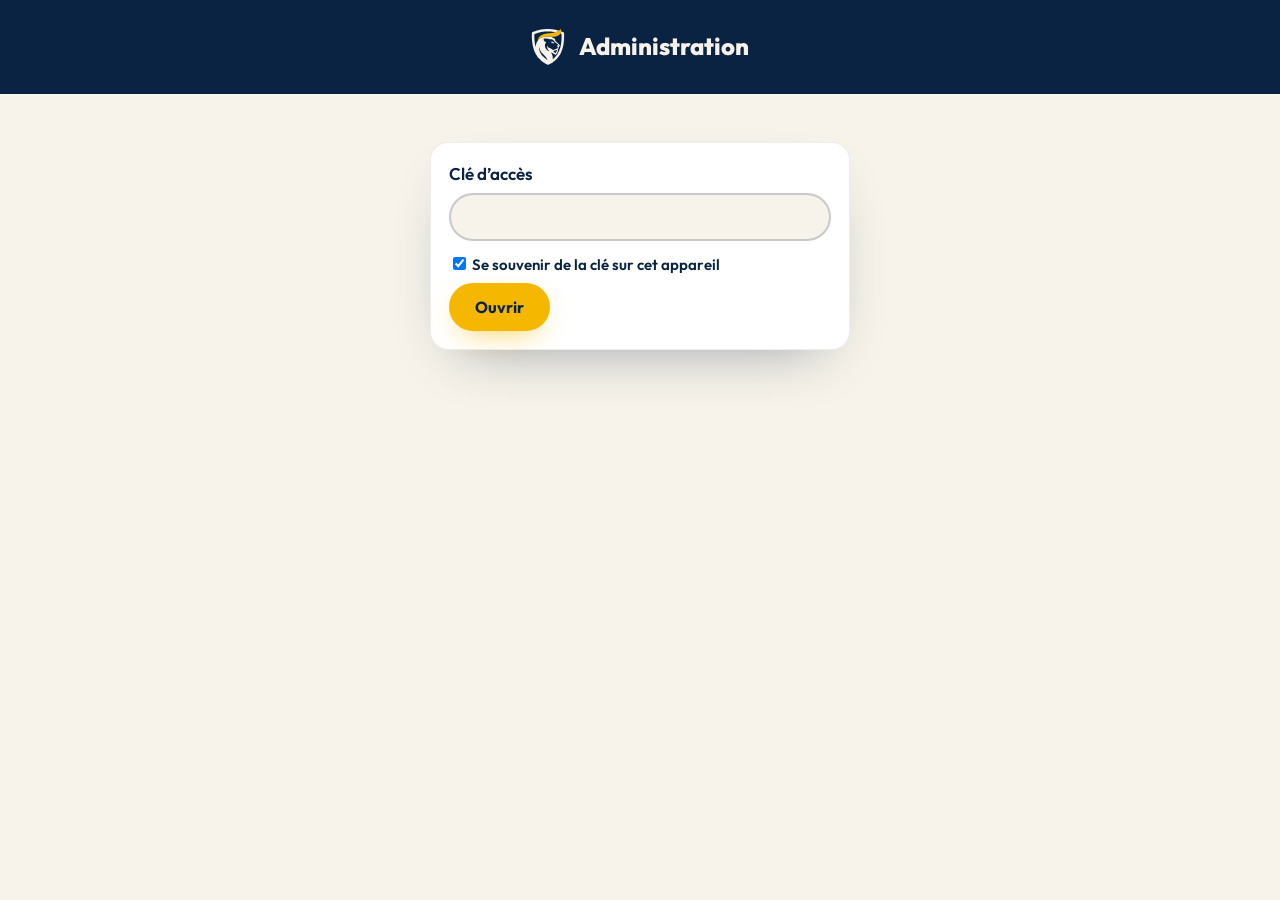
<file: admin.html>
<!DOCTYPE html>
<html lang="fr">
<head>
    <meta charset="UTF-8">
    <meta name="viewport" content="width=device-width, initial-scale=1.0">
    <title>Administration — HyLioCo</title>
    <meta name="robots" content="noindex, nofollow">
    <meta name="theme-color" content="#0A2342">
    <link rel="icon" href="assets/favicon.svg" type="image/svg+xml">
    <link rel="preconnect" href="https://fonts.googleapis.com">
    <link rel="preconnect" href="https://fonts.gstatic.com" crossorigin>
    <link href="https://fonts.googleapis.com/css2?family=Outfit:wght@400;600;800&display=swap" rel="stylesheet">
    <link rel="stylesheet" href="styles.css">
    <style>
        .admin-tete {
            display: flex;
            align-items: center;
            justify-content: center;
            gap: 14px;
            padding: 28px 20px;
            background: var(--marine);
            color: var(--ivoire);
        }
        .admin-tete h1 { margin: 0; font-size: 24px; font-weight: 800; }
        .admin { max-width: 980px; margin: 0 auto; padding: 24px 16px 64px; }
        .admin [hidden] { display: none !important; }
        .bloc {
            margin-bottom: 18px;
            padding: 18px;
            border-radius: var(--rayon);
            background: #fff;
            border: 1px solid rgba(10, 35, 66, 0.08);
            box-shadow: var(--ombre);
        }
        .bloc h2 { margin: 0 0 12px; font-size: 18px; font-weight: 800; }
        .connexion { max-width: 420px; margin: 24px auto; }
        .connexion label { display: block; margin-bottom: 6px; font-weight: 600; }
        .champ {
            width: 100%;
            min-height: 48px;
            padding: 0 16px;
            border: 2px solid rgba(10, 35, 66, 0.2);
            border-radius: 999px;
            font: 600 16px var(--police);
            color: var(--marine);
            background: var(--ivoire);
        }
        .champ:focus { border-color: var(--or); outline: none; }
        .case { display: flex; align-items: center; gap: 8px; margin: 12px 0 16px; font-size: 15px; }
        .bouton-admin { border: 0; font-family: var(--police); cursor: pointer; }
        .bouton-trait {
            min-height: 40px;
            padding: 8px 16px;
            border: 2px solid rgba(10, 35, 66, 0.2);
            background: transparent;
            color: var(--marine);
            font-size: 15px;
        }
        .bouton-trait:hover { border-color: var(--marine); }
        .bouton-trait[aria-pressed="true"] { background: var(--marine); border-color: var(--marine); color: var(--ivoire); }
        .bouton-danger { border-color: rgba(201, 60, 60, 0.45); color: #A32F2F; }
        .bouton-danger:hover { border-color: #C93C3C; }
        .erreur { margin: 12px 0 0; color: #A32F2F; font-weight: 600; }
        .erreur:empty { display: none; }
        .barre { display: flex; flex-wrap: wrap; gap: 8px; margin-bottom: 18px; }
        .barre .espace { flex: 1; }
        .chiffres { display: grid; grid-template-columns: repeat(auto-fit, minmax(150px, 1fr)); gap: 12px; margin-bottom: 18px; }
        .chiffre { padding: 14px 16px; border-radius: 14px; background: var(--marine); color: var(--ivoire); }
        .chiffre strong { display: block; font-size: 28px; font-weight: 800; line-height: 1.1; color: var(--or); font-variant-numeric: tabular-nums; }
        .chiffre span { font-size: 14px; color: var(--texte-clair); }
        .record-infos { display: grid; grid-template-columns: repeat(auto-fit, minmax(140px, 1fr)); gap: 10px 18px; margin: 0 0 14px; }
        .record-infos dt { font-size: 13px; color: var(--texte-doux); }
        .record-infos dd { margin: 0; font-weight: 700; overflow-wrap: anywhere; }
        .vide { margin: 0; color: var(--texte-doux); }
        .jour { margin: 18px 0 8px; font-size: 15px; font-weight: 800; color: var(--texte-doux); }
        .jour:first-child { margin-top: 0; }
        .lignes { margin: 0; padding: 0; list-style: none; }
        .ligne {
            display: grid;
            grid-template-columns: 70px minmax(130px, 1.2fr) 1.2fr 1fr;
            gap: 4px 14px;
            align-items: baseline;
            padding: 10px 0;
            border-top: 1px solid rgba(10, 35, 66, 0.08);
            font-size: 15px;
        }
        .lignes-ip .ligne { grid-template-columns: minmax(130px, 1.2fr) 1.2fr 1fr 90px; }
        .ip { font-family: ui-monospace, SFMono-Regular, Menlo, Consolas, monospace; font-size: 14px; font-weight: 700; overflow-wrap: anywhere; user-select: all; }
        .doux { color: var(--texte-doux); }
        .badge { display: inline-block; margin-left: 6px; padding: 1px 8px; border-radius: 999px; background: rgba(245, 183, 0, 0.22); color: var(--marine); font-size: 12px; font-weight: 700; }
        @media (max-width: 640px) {
            .ligne, .lignes-ip .ligne { grid-template-columns: auto 1fr; }
            .ligne > :nth-child(n+3) { grid-column: 1 / -1; font-size: 14px; }
        }
    </style>
</head>
<body>
    <header class="admin-tete">
        <img src="assets/embleme-inverse.svg" alt="" width="34" height="38">
        <h1>Administration</h1>
    </header>

    <main class="admin">
        <form class="bloc connexion" id="connexion">
            <label for="cle">Clé d’accès</label>
            <input class="champ" type="password" id="cle" autocomplete="current-password" required>
            <label class="case"><input type="checkbox" id="retenir" checked> Se souvenir de la clé sur cet appareil</label>
            <button type="submit" class="bouton bouton-or bouton-admin">Ouvrir</button>
            <p class="erreur" id="erreur-connexion" role="alert"></p>
        </form>

        <div id="tableau" hidden>
            <div class="barre">
                <button type="button" class="bouton bouton-trait bouton-admin" data-jours="1">Aujourd’hui</button>
                <button type="button" class="bouton bouton-trait bouton-admin" data-jours="7">7 jours</button>
                <button type="button" class="bouton bouton-trait bouton-admin" data-jours="30">30 jours</button>
                <button type="button" class="bouton bouton-trait bouton-admin" data-jours="183">6 mois</button>
                <span class="espace"></span>
                <button type="button" class="bouton bouton-trait bouton-admin" id="actualiser">Actualiser</button>
                <button type="button" class="bouton bouton-trait bouton-admin" id="csv">Télécharger (CSV)</button>
                <button type="button" class="bouton bouton-trait bouton-admin" id="deconnexion">Se déconnecter</button>
            </div>
            <p class="erreur" id="erreur" role="alert"></p>

            <div class="chiffres">
                <div class="chiffre"><strong id="n-visiteurs">0</strong><span>visiteurs depuis le début</span></div>
                <div class="chiffre"><strong id="n-visites">0</strong><span>visites sur la période</span></div>
                <div class="chiffre"><strong id="n-ip">0</strong><span>adresses IP différentes</span></div>
            </div>

            <section class="bloc">
                <h2>Record mondial</h2>
                <p class="vide" id="record-vide">Aucun record pour l’instant.</p>
                <div id="record" hidden>
                    <dl class="record-infos">
                        <div><dt>Score</dt><dd id="r-score"></dd></div>
                        <div><dt>Nom</dt><dd id="r-nom"></dd></div>
                        <div><dt>Date</dt><dd id="r-date"></dd></div>
                        <div><dt>Adresse IP</dt><dd class="ip" id="r-ip"></dd></div>
                        <div><dt>Distance</dt><dd id="r-distance"></dd></div>
                        <div><dt>Pièces</dt><dd id="r-pieces"></dd></div>
                        <div><dt>Durée de la partie</dt><dd id="r-duree"></dd></div>
                    </dl>
                    <button type="button" class="bouton bouton-trait bouton-danger bouton-admin" id="effacer">Effacer ce record</button>
                </div>
            </section>

            <section class="bloc">
                <div class="barre">
                    <button type="button" class="bouton bouton-trait bouton-admin" data-vue="visites">Toutes les visites</button>
                    <button type="button" class="bouton bouton-trait bouton-admin" data-vue="ip">Par adresse IP</button>
                </div>
                <div id="liste"></div>
            </section>
        </div>
    </main>

    <script>
    (() => {
        'use strict';
        const $ = id => document.getElementById(id);
        const CLE = 'hylioco-cle-admin';
        let cle = '';
        let jours = 7, vue = 'visites', donnees = null;
        try { cle = localStorage.getItem(CLE) || ''; } catch (e) { /* stockage indisponible */ }

        const nombre = n => Number(n || 0).toLocaleString('fr-FR');
        const dateHeure = ms => new Date(ms).toLocaleString('fr-FR', { timeZone: 'Europe/Paris', dateStyle: 'short', timeStyle: 'medium' });
        const heure = ms => new Date(ms).toLocaleTimeString('fr-FR', { timeZone: 'Europe/Paris' });
        const jourLong = j => new Date(j + 'T12:00:00Z').toLocaleDateString('fr-FR', { weekday: 'long', day: 'numeric', month: 'long', year: 'numeric' });
        let regions = null;
        try { regions = new Intl.DisplayNames(['fr'], { type: 'region' }); } catch (e) { /* noms de pays indisponibles */ }
        function lieu(v) {
            let pays = v.pays || '';
            try { if (pays && regions) pays = regions.of(pays); } catch (e) { /* code inconnu */ }
            return [v.ville, pays].filter(Boolean).join(', ') || 'Lieu inconnu';
        }
        function appareil(ua) {
            ua = ua || '';
            if (/bot|crawl|spider|slurp|preview|facebookexternalhit|curl|wget|python|headless/i.test(ua)) return 'Robot';
            const os = /Android/i.test(ua) ? 'Android' : /iPhone|iPod/i.test(ua) ? 'iPhone' : /iPad/i.test(ua) ? 'iPad'
                : /Windows/i.test(ua) ? 'Windows' : /CrOS/i.test(ua) ? 'ChromeOS' : /Mac OS X|Macintosh/i.test(ua) ? 'Mac' : /Linux/i.test(ua) ? 'Linux' : '';
            const nav = /Edg\//.test(ua) ? 'Edge' : /SamsungBrowser/.test(ua) ? 'Samsung Internet' : /OPR\/|Opera/.test(ua) ? 'Opera'
                : /Firefox\/|FxiOS/.test(ua) ? 'Firefox' : /Chrome\/|CriOS/.test(ua) ? 'Chrome' : /Safari\//.test(ua) ? 'Safari' : '';
            return [nav, os].filter(Boolean).join(' · ') || 'Inconnu';
        }
        function el(tag, classe, texte) {
            const e = document.createElement(tag);
            if (classe) e.className = classe;
            if (texte !== undefined) e.textContent = texte;
            return e;
        }

        async function appeler(options) {
            const r = await fetch('/api/journal' + (options ? '' : '?jours=' + jours), {
                cache: 'no-store',
                ...options,
                headers: { Authorization: 'Bearer ' + cle, 'Content-Type': 'application/json' },
            });
            const d = await r.json().catch(() => ({}));
            if (!r.ok) throw Object.assign(new Error(d.erreur || 'Erreur ' + r.status), { status: r.status });
            return d;
        }

        async function charger() {
            $('erreur').textContent = '';
            try {
                donnees = await appeler();
                $('connexion').hidden = true;
                $('tableau').hidden = false;
                afficher();
            } catch (e) {
                if (e.status === 401 || e.status === 429) {
                    deconnecter();
                    $('erreur-connexion').textContent = e.message;
                } else if ($('tableau').hidden) {
                    $('erreur-connexion').textContent = e.message;
                } else {
                    $('erreur').textContent = e.message;
                }
            }
        }

        function toutesLesVisites() {
            return donnees.jours.flatMap(j => j.visites);
        }

        function afficher() {
            for (const b of document.querySelectorAll('[data-jours]')) b.setAttribute('aria-pressed', String(Number(b.dataset.jours) === jours));
            for (const b of document.querySelectorAll('[data-vue]')) b.setAttribute('aria-pressed', String(b.dataset.vue === vue));
            const visites = toutesLesVisites();
            $('n-visiteurs').textContent = nombre(donnees.visiteurs);
            $('n-visites').textContent = nombre(visites.length);
            $('n-ip').textContent = nombre(new Set(visites.map(v => v.ip)).size);

            const r = donnees.record;
            $('record').hidden = !r;
            $('record-vide').hidden = !!r;
            if (r) {
                $('r-score').textContent = nombre(r.score) + ' points';
                $('r-nom').textContent = r.nom || 'Anonyme';
                $('r-date').textContent = dateHeure(Number(r.date));
                $('r-ip').textContent = r.ip || '—';
                $('r-distance').textContent = nombre(r.distance) + ' m';
                $('r-pieces').textContent = nombre(r.pieces);
                const s = Number(r.duree) || 0;
                $('r-duree').textContent = Math.floor(s / 60) + ' min ' + String(Math.round(s % 60)).padStart(2, '0') + ' s';
            }

            const liste = $('liste');
            liste.replaceChildren();
            if (!visites.length) {
                liste.append(el('p', 'vide', 'Aucune visite sur la période.'));
                return;
            }
            if (vue === 'ip') return afficherParIp(liste, visites);
            for (const j of donnees.jours) {
                if (!j.visites.length) continue;
                liste.append(el('h3', 'jour', jourLong(j.date) + ' — ' + nombre(j.visites.length) + ' visite' + (j.visites.length > 1 ? 's' : '')));
                const ul = el('ul', 'lignes');
                for (const v of j.visites) {
                    const li = el('li', 'ligne');
                    li.append(el('span', 'doux', heure(v.d)));
                    const ip = el('span', 'ip', v.ip);
                    if (v.nouveau) ip.append(el('span', 'badge', 'nouveau'));
                    li.append(ip, el('span', '', lieu(v)));
                    const nav = el('span', 'doux', appareil(v.nav));
                    nav.title = v.nav || '';
                    li.append(nav);
                    ul.append(li);
                }
                liste.append(ul);
            }
        }

        function afficherParIp(liste, visites) {
            const parIp = new Map();
            for (const v of visites) {
                const g = parIp.get(v.ip);
                if (g) { g.n++; continue; }
                parIp.set(v.ip, { v, n: 1 });          // visites du plus récent au plus ancien
            }
            const ul = el('ul', 'lignes lignes-ip');
            for (const { v, n } of parIp.values()) {
                const li = el('li', 'ligne');
                li.append(el('span', 'ip', v.ip), el('span', '', lieu(v)));
                const nav = el('span', 'doux', appareil(v.nav) + ' · ' + dateHeure(v.d));
                nav.title = v.nav || '';
                li.append(nav, el('span', 'doux', n + ' visite' + (n > 1 ? 's' : '')));
                ul.append(li);
            }
            liste.append(ul);
        }

        function telechargerCsv() {
            const champ = x => '"' + String(x == null ? '' : x).replace(/"/g, '""') + '"';
            const lignes = [['date', 'ip', 'pays', 'region', 'ville', 'navigateur', 'nouveau visiteur'].join(';')];
            for (const v of toutesLesVisites()) {
                lignes.push([dateHeure(v.d), v.ip, v.pays, v.region, v.ville, v.nav, v.nouveau ? 'oui' : 'non'].map(champ).join(';'));
            }
            const lien = document.createElement('a');
            lien.href = URL.createObjectURL(new Blob(['﻿' + lignes.join('\r\n')], { type: 'text/csv;charset=utf-8' }));
            lien.download = 'hylioco-visites-' + donnees.jours[0].date + '.csv';
            lien.click();
            setTimeout(() => URL.revokeObjectURL(lien.href), 1000);
        }

        function deconnecter() {
            cle = '';
            try { localStorage.removeItem(CLE); } catch (e) { /* ignore */ }
            $('tableau').hidden = true;
            $('connexion').hidden = false;
            $('cle').value = '';
        }

        $('connexion').addEventListener('submit', e => {
            e.preventDefault();
            cle = $('cle').value;
            $('erreur-connexion').textContent = '';
            try {
                if ($('retenir').checked) localStorage.setItem(CLE, cle);
                else localStorage.removeItem(CLE);
            } catch (err) { /* ignore */ }
            charger();
        });
        for (const b of document.querySelectorAll('[data-jours]')) {
            b.addEventListener('click', () => { jours = Number(b.dataset.jours); charger(); });
        }
        for (const b of document.querySelectorAll('[data-vue]')) {
            b.addEventListener('click', () => { vue = b.dataset.vue; afficher(); });
        }
        $('actualiser').addEventListener('click', charger);
        $('csv').addEventListener('click', telechargerCsv);
        $('deconnexion').addEventListener('click', deconnecter);
        $('effacer').addEventListener('click', async () => {
            if (!confirm('Effacer le record mondial ? Le prochain meilleur score le remplacera.')) return;
            try {
                await appeler({ method: 'POST', body: JSON.stringify({ action: 'effacer-record' }) });
                charger();
            } catch (e) {
                $('erreur').textContent = e.message;
            }
        });

        if (cle) charger();
    })();
    </script>
</body>
</html>
</file>
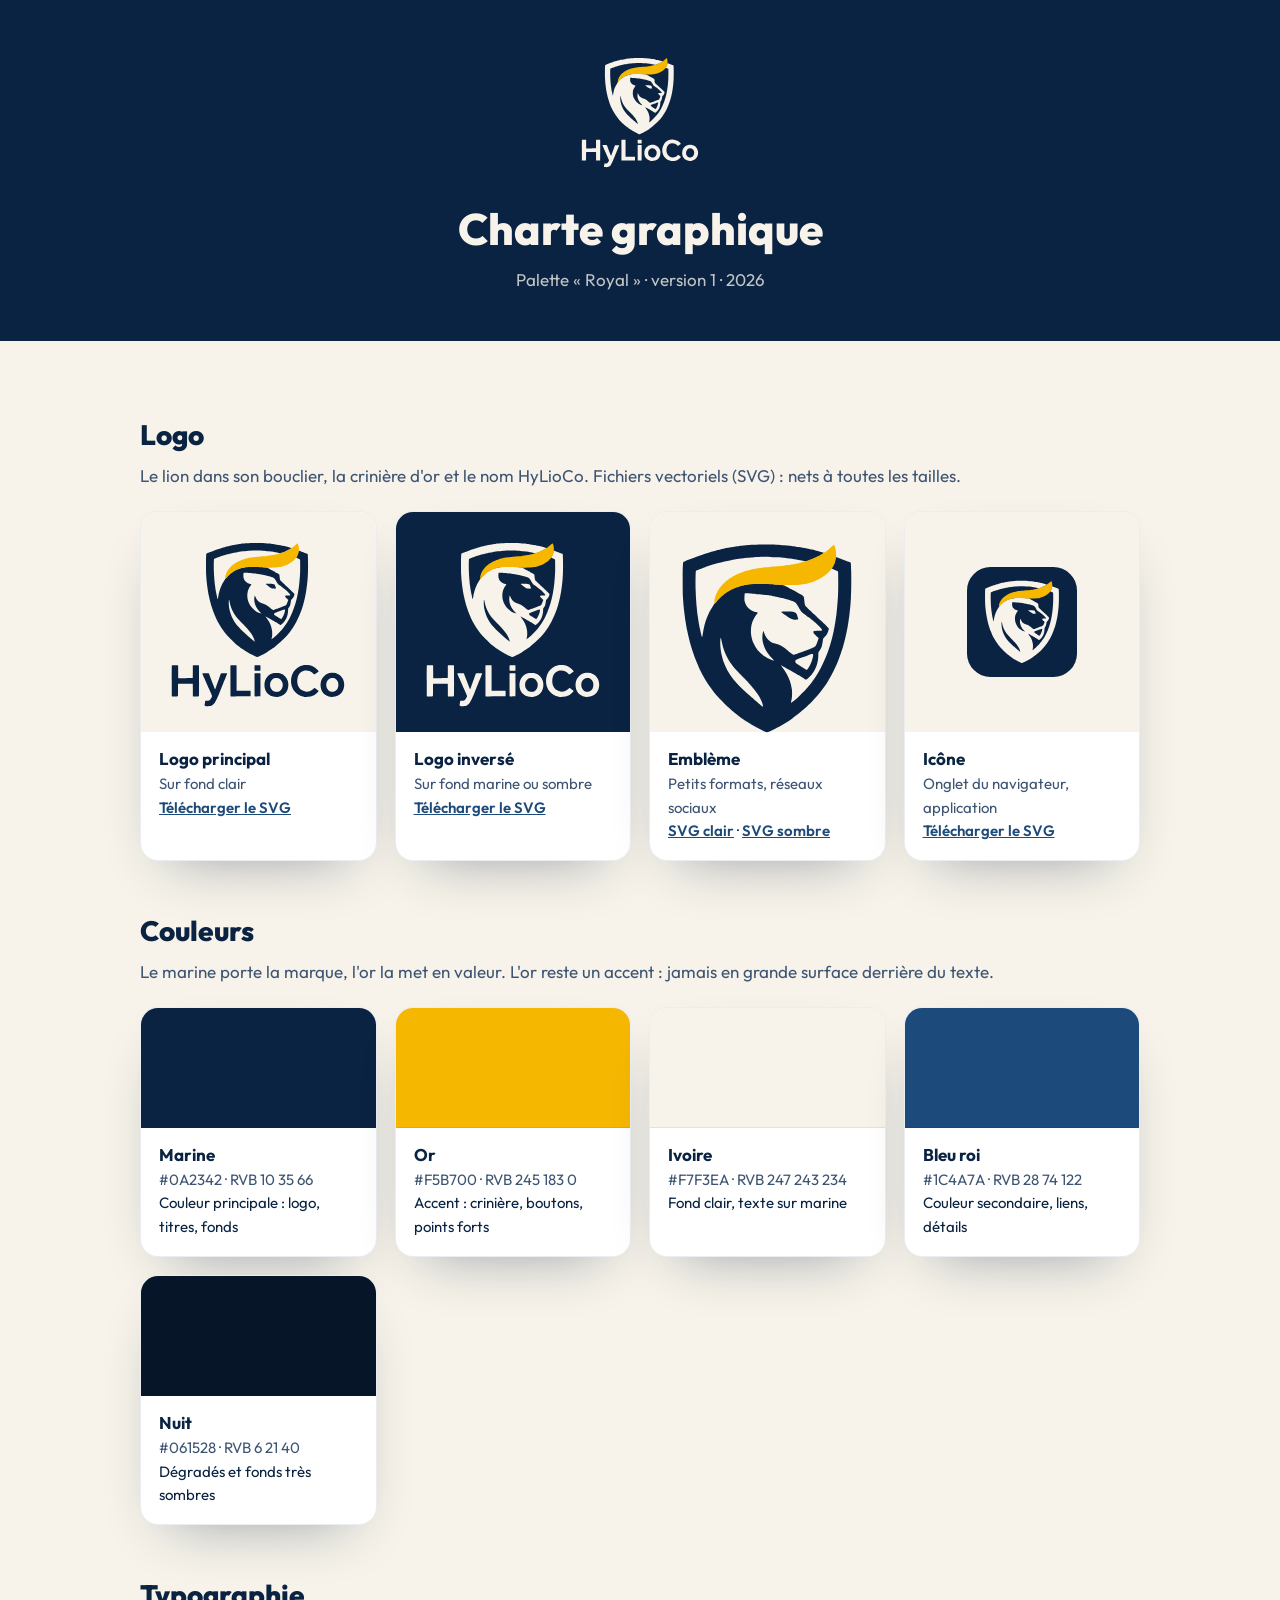
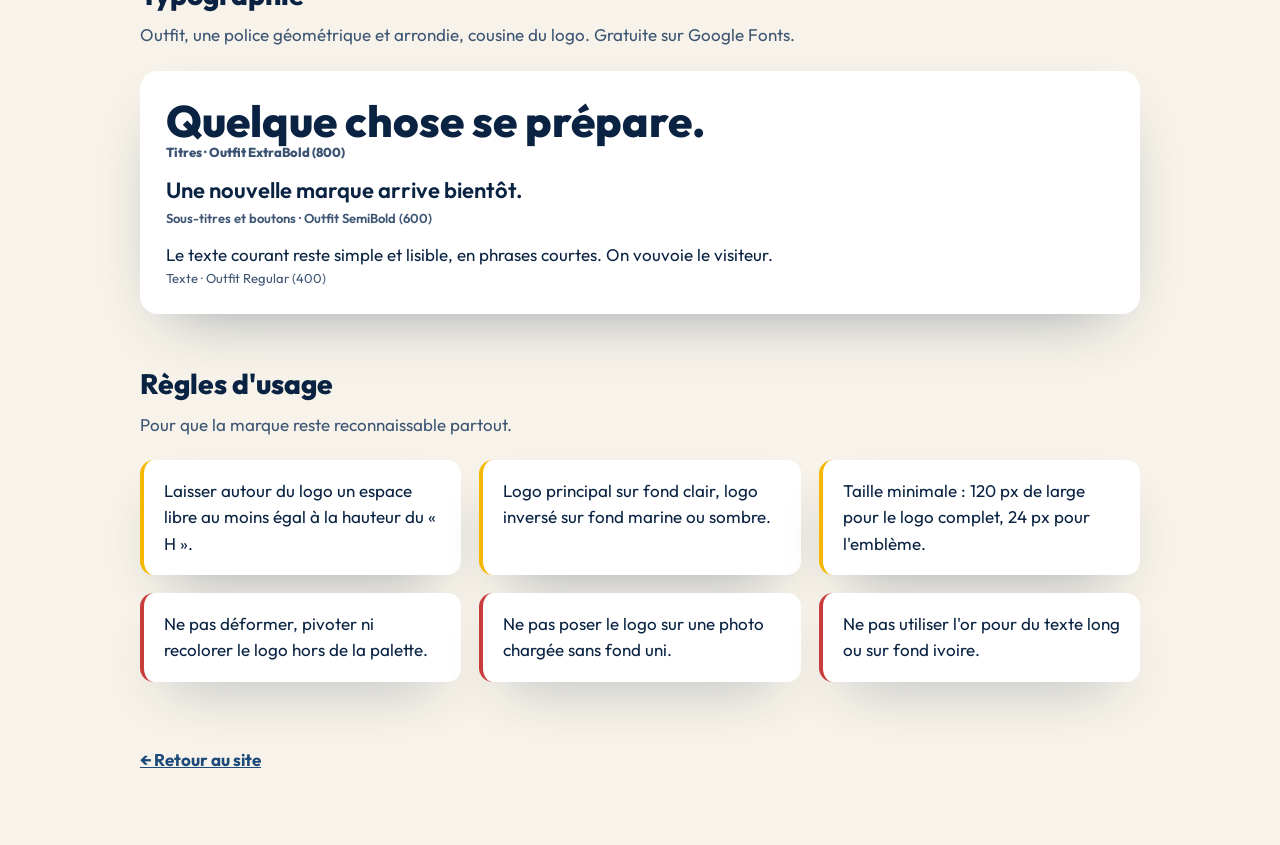
<file: charte.html>
<!DOCTYPE html>
<html lang="fr">
<head>
    <meta charset="UTF-8">
    <meta name="viewport" content="width=device-width, initial-scale=1.0">
    <title>Charte graphique — HyLioCo</title>
    <meta name="robots" content="noindex">
    <link rel="icon" href="assets/favicon.svg" type="image/svg+xml">
    <link rel="preconnect" href="https://fonts.googleapis.com">
    <link rel="preconnect" href="https://fonts.gstatic.com" crossorigin>
    <link href="https://fonts.googleapis.com/css2?family=Outfit:wght@400;600;800&display=swap" rel="stylesheet">
    <link rel="stylesheet" href="styles.css">
    <style>
        .charte-tete {
            padding: 56px 20px 48px;
            background: var(--marine);
            color: var(--ivoire);
            text-align: center;
        }
        .charte-tete img { width: 120px; }
        .charte-tete h1 { margin: 18px 0 4px; font-size: clamp(30px, 5vw, 44px); font-weight: 800; }
        .charte-tete p { margin: 0; color: var(--texte-clair); }
        .charte { max-width: 1040px; margin: 0 auto; padding: 24px 20px 72px; }
        .charte h2 { margin: 48px 0 6px; font-size: 28px; font-weight: 800; }
        .charte h2 + p { margin: 0 0 22px; color: var(--texte-doux); }
        .grille { display: grid; grid-template-columns: repeat(auto-fit, minmax(220px, 1fr)); gap: 18px; }
        .carte { border-radius: var(--rayon); overflow: hidden; background: #fff; box-shadow: var(--ombre); border: 1px solid rgba(10, 35, 66, 0.08); }
        .carte-visuel { display: grid; place-items: center; height: 220px; padding: 28px; }
        .carte-visuel img { max-width: 100%; max-height: 100%; }
        .carte-infos { padding: 14px 18px 18px; font-size: 15px; }
        .carte-infos strong { display: block; font-size: 17px; }
        .carte-infos span { color: var(--texte-doux); }
        .carte-infos a { font-weight: 600; color: var(--roi); }
        .fond-ivoire { background: var(--ivoire); }
        .fond-marine { background: var(--marine); }
        .nuance { height: 120px; box-shadow: inset 0 -1px 0 rgba(10, 35, 66, 0.08); }
        .typo { display: grid; gap: 14px; padding: 26px; border-radius: var(--rayon); background: #fff; box-shadow: var(--ombre); }
        .typo p { margin: 0; }
        .typo small { display: block; color: var(--texte-doux); font-size: 13px; }
        .regles { display: grid; grid-template-columns: repeat(auto-fit, minmax(280px, 1fr)); gap: 18px; padding: 0; list-style: none; }
        .regles li { padding: 18px 20px; border-radius: 14px; background: #fff; border-left: 4px solid var(--or); box-shadow: var(--ombre); }
        .regles li.non { border-left-color: #C93C3C; }
        .retour { display: inline-block; margin-top: 48px; font-weight: 700; color: var(--roi); }
    </style>
</head>
<body>
    <header class="charte-tete">
        <img src="assets/logo-inverse.svg" alt="HyLioCo">
        <h1>Charte graphique</h1>
        <p>Palette « Royal » · version 1 · 2026</p>
    </header>

    <main class="charte">
        <h2>Logo</h2>
        <p>Le lion dans son bouclier, la crinière d'or et le nom HyLioCo. Fichiers vectoriels (SVG) : nets à toutes les tailles.</p>
        <div class="grille">
            <div class="carte">
                <div class="carte-visuel fond-ivoire"><img src="assets/logo.svg" alt="Logo principal"></div>
                <div class="carte-infos"><strong>Logo principal</strong><span>Sur fond clair</span><br><a href="assets/logo.svg" download>Télécharger le SVG</a></div>
            </div>
            <div class="carte">
                <div class="carte-visuel fond-marine"><img src="assets/logo-inverse.svg" alt="Logo inversé"></div>
                <div class="carte-infos"><strong>Logo inversé</strong><span>Sur fond marine ou sombre</span><br><a href="assets/logo-inverse.svg" download>Télécharger le SVG</a></div>
            </div>
            <div class="carte">
                <div class="carte-visuel fond-ivoire"><img src="assets/embleme.svg" alt="Emblème"></div>
                <div class="carte-infos"><strong>Emblème</strong><span>Petits formats, réseaux sociaux</span><br><a href="assets/embleme.svg" download>SVG clair</a> · <a href="assets/embleme-inverse.svg" download>SVG sombre</a></div>
            </div>
            <div class="carte">
                <div class="carte-visuel fond-ivoire"><img src="assets/favicon.svg" alt="Icône" style="width:110px"></div>
                <div class="carte-infos"><strong>Icône</strong><span>Onglet du navigateur, application</span><br><a href="assets/favicon.svg" download>Télécharger le SVG</a></div>
            </div>
        </div>

        <h2>Couleurs</h2>
        <p>Le marine porte la marque, l'or la met en valeur. L'or reste un accent : jamais en grande surface derrière du texte.</p>
        <div class="grille">
            <div class="carte">
                <div class="nuance" style="background:#0A2342"></div>
                <div class="carte-infos"><strong>Marine</strong><span>#0A2342 · RVB 10 35 66</span><br>Couleur principale : logo, titres, fonds</div>
            </div>
            <div class="carte">
                <div class="nuance" style="background:#F5B700"></div>
                <div class="carte-infos"><strong>Or</strong><span>#F5B700 · RVB 245 183 0</span><br>Accent : crinière, boutons, points forts</div>
            </div>
            <div class="carte">
                <div class="nuance" style="background:#F7F3EA"></div>
                <div class="carte-infos"><strong>Ivoire</strong><span>#F7F3EA · RVB 247 243 234</span><br>Fond clair, texte sur marine</div>
            </div>
            <div class="carte">
                <div class="nuance" style="background:#1C4A7A"></div>
                <div class="carte-infos"><strong>Bleu roi</strong><span>#1C4A7A · RVB 28 74 122</span><br>Couleur secondaire, liens, détails</div>
            </div>
            <div class="carte">
                <div class="nuance" style="background:#061528"></div>
                <div class="carte-infos"><strong>Nuit</strong><span>#061528 · RVB 6 21 40</span><br>Dégradés et fonds très sombres</div>
            </div>
        </div>

        <h2>Typographie</h2>
        <p>Outfit, une police géométrique et arrondie, cousine du logo. Gratuite sur Google Fonts.</p>
        <div class="typo">
            <p style="font-size:44px;font-weight:800;line-height:1.1">Quelque chose se prépare.<small>Titres · Outfit ExtraBold (800)</small></p>
            <p style="font-size:22px;font-weight:600">Une nouvelle marque arrive bientôt.<small>Sous-titres et boutons · Outfit SemiBold (600)</small></p>
            <p style="font-size:17px">Le texte courant reste simple et lisible, en phrases courtes. On vouvoie le visiteur.<small>Texte · Outfit Regular (400)</small></p>
        </div>

        <h2>Règles d'usage</h2>
        <p>Pour que la marque reste reconnaissable partout.</p>
        <ul class="regles">
            <li>Laisser autour du logo un espace libre au moins égal à la hauteur du « H ».</li>
            <li>Logo principal sur fond clair, logo inversé sur fond marine ou sombre.</li>
            <li>Taille minimale : 120 px de large pour le logo complet, 24 px pour l'emblème.</li>
            <li class="non">Ne pas déformer, pivoter ni recolorer le logo hors de la palette.</li>
            <li class="non">Ne pas poser le logo sur une photo chargée sans fond uni.</li>
            <li class="non">Ne pas utiliser l'or pour du texte long ou sur fond ivoire.</li>
        </ul>

        <a class="retour" href="./">← Retour au site</a>
    </main>
</body>
</html>
</file>
<file: styles.css>
/* =========================================================
   HyLioCo — charte graphique « Royal »
   ========================================================= */
:root {
    --marine: #0A2342;
    --nuit: #061528;
    --roi: #1C4A7A;
    --or: #F5B700;
    --or-fonce: #B98600;
    --ivoire: #F7F3EA;
    --sable: #EBDDBE;

    --texte-clair: rgba(247, 243, 234, 0.78);
    --texte-doux: #3D5573;

    --police: "Outfit", system-ui, -apple-system, "Segoe UI", Roboto, Arial, sans-serif;
    --rayon: 18px;
    --ombre: 0 24px 60px -30px rgba(10, 35, 66, 0.45);
}

*,
*::before,
*::after {
    box-sizing: border-box;
}

html {
    scroll-behavior: smooth;
}

body {
    margin: 0;
    font-family: var(--police);
    font-size: 17px;
    line-height: 1.55;
    color: var(--marine);
    background: var(--ivoire);
    -webkit-font-smoothing: antialiased;
}

a {
    color: inherit;
}

:focus-visible {
    outline: 3px solid var(--or);
    outline-offset: 3px;
}

/* ---------- Hero ---------- */
.hero {
    position: relative;
    isolation: isolate;
    min-height: 100vh;
    min-height: 100svh;
    display: flex;
    flex-direction: column;
    align-items: center;
    justify-content: center;
    padding: 56px 20px 104px;
    text-align: center;
    color: var(--ivoire);
    background:
        radial-gradient(60% 50% at 50% 32%, rgba(245, 183, 0, 0.10), transparent 70%),
        radial-gradient(120% 90% at 50% 25%, #133A66 0%, var(--marine) 45%, var(--nuit) 100%);
    overflow: hidden;
}

.logo {
    position: relative;
    margin: 0 0 28px;
    width: clamp(190px, 34vmin, 330px);
    line-height: 0;
}

.logo::before {
    content: "";
    position: absolute;
    inset: -30% -25% -10%;
    z-index: -1;
    background: radial-gradient(circle at 50% 38%, rgba(245, 183, 0, 0.28), transparent 60%);
    animation: halo 5s ease-in-out 2.4s infinite both;
}

.logo svg {
    display: block;
    width: 100%;
    height: auto;
    overflow: visible;
}

/* Animation du logo : le bouclier se dessine, la crinière balaie, le nom apparaît */
.logo-bouclier {
    fill: var(--ivoire);
    stroke: var(--ivoire);
    stroke-width: 2.5;
    stroke-dasharray: 1 1;
    stroke-dashoffset: 0;
    fill-opacity: 1;
    stroke-opacity: 0;
    animation:
        tracer 1.5s cubic-bezier(0.65, 0, 0.35, 1) 0.15s both,
        remplir 0.7s ease-out 1.3s both;
}

.logo-criniere {
    fill: var(--or);
    transform-box: fill-box;
    transform-origin: 0% 100%;
    animation: balayer 0.9s cubic-bezier(0.2, 0.8, 0.2, 1) 1.35s both;
}

.logo-nom {
    fill: var(--ivoire);
    transform-box: fill-box;
    animation: monter 0.8s cubic-bezier(0.2, 0.8, 0.2, 1) 1.75s both;
}

@keyframes tracer {
    from { stroke-dashoffset: 1; }
    to { stroke-dashoffset: 0; }
}

@keyframes remplir {
    from { fill-opacity: 0; stroke-opacity: 1; }
    to { fill-opacity: 1; stroke-opacity: 0; }
}

@keyframes balayer {
    from { clip-path: inset(0 100% 0 0); transform: translateY(12%) rotate(-6deg); }
    to { clip-path: inset(0 0 0 0); transform: none; }
}

@keyframes monter {
    from { opacity: 0; transform: translateY(35%); }
    to { opacity: 1; transform: none; }
}

@keyframes halo {
    0%, 100% { opacity: 0.55; transform: scale(0.96); }
    50% { opacity: 1; transform: scale(1.04); }
}

@keyframes apparaitre {
    from { opacity: 0; transform: translateY(14px); }
    to { opacity: 1; transform: none; }
}

.surtitre,
.accroche,
.intro,
.actions {
    animation: apparaitre 0.7s cubic-bezier(0.2, 0.8, 0.2, 1) both;
}

.surtitre { animation-delay: 2.1s; }
.accroche { animation-delay: 2.2s; }
.intro { animation-delay: 2.3s; }
.actions { animation-delay: 2.4s; }

.surtitre {
    display: inline-flex;
    align-items: center;
    gap: 12px;
    margin: 0 0 10px;
    font-size: 13px;
    font-weight: 600;
    letter-spacing: 0.28em;
    text-transform: uppercase;
    color: var(--or);
}

.surtitre::before,
.surtitre::after {
    content: "";
    width: 28px;
    height: 1px;
    background: currentColor;
    opacity: 0.6;
}

.accroche {
    margin: 0 0 12px;
    font-size: clamp(30px, 5.2vw, 52px);
    font-weight: 800;
    line-height: 1.1;
    letter-spacing: -0.01em;
}

.intro {
    max-width: 34em;
    margin: 0 0 30px;
    color: var(--texte-clair);
}

.actions {
    display: flex;
    flex-wrap: wrap;
    justify-content: center;
    gap: 12px;
}

.bouton {
    display: inline-flex;
    align-items: center;
    justify-content: center;
    min-height: 48px;
    padding: 12px 26px;
    border-radius: 999px;
    font-weight: 700;
    font-size: 16px;
    text-decoration: none;
    transition: transform 0.2s ease, background-color 0.2s ease, border-color 0.2s ease, color 0.2s ease, box-shadow 0.2s ease;
}

.bouton:hover {
    transform: translateY(-2px);
}

.bouton-or {
    background: var(--or);
    color: var(--marine);
    box-shadow: 0 10px 30px -12px rgba(245, 183, 0, 0.8);
}

.bouton-or:hover {
    background: #FFC52E;
}

.compteur {
    display: inline-flex;
    align-items: center;
    gap: 10px;
    margin: 26px 0 0;
    padding: 8px 18px 8px 14px;
    border-radius: 999px;
    border: 1px solid rgba(245, 183, 0, 0.35);
    background: rgba(245, 183, 0, 0.08);
    font-size: 15px;
    color: var(--texte-clair);
    animation: apparaitre 0.7s cubic-bezier(0.2, 0.8, 0.2, 1) 2.4s both;
}

.compteur[hidden] {
    display: none;
}

.compteur strong {
    color: var(--or);
    font-weight: 800;
}

.compteur-point {
    width: 8px;
    height: 8px;
    border-radius: 50%;
    background: var(--or);
    box-shadow: 0 0 0 0 rgba(245, 183, 0, 0.6);
    animation: pulsation 2s ease-out infinite;
}

@keyframes pulsation {
    0% { box-shadow: 0 0 0 0 rgba(245, 183, 0, 0.6); }
    100% { box-shadow: 0 0 0 10px rgba(245, 183, 0, 0); }
}

.defiler {
    position: absolute;
    bottom: 28px;
    left: 50%;
    width: 26px;
    height: 42px;
    margin-left: -13px;
    border: 2px solid rgba(247, 243, 234, 0.4);
    border-radius: 14px;
    animation: apparaitre 0.7s ease 2.8s both;
}

.defiler span {
    position: absolute;
    top: 8px;
    left: 50%;
    width: 4px;
    height: 8px;
    margin-left: -2px;
    border-radius: 2px;
    background: var(--or);
    animation: molette 1.8s ease-in-out 3s infinite;
}

@keyframes molette {
    0% { opacity: 0; transform: translateY(0); }
    30% { opacity: 1; }
    100% { opacity: 0; transform: translateY(14px); }
}

/* ---------- Jeu ---------- */
.jeu {
    max-width: 1000px;
    margin: 0 auto;
    padding: 88px 20px 72px;
    text-align: center;
}

.jeu h2 {
    margin: 0 0 10px;
    font-size: clamp(28px, 4.2vw, 40px);
    font-weight: 800;
    line-height: 1.15;
}

.jeu-texte {
    max-width: 36em;
    margin: 0 auto 28px;
    color: var(--texte-doux);
}

.jeu-cadre {
    position: relative;
    padding: 10px;
    border-radius: var(--rayon);
    background: #FFFDF8;
    border: 1px solid rgba(10, 35, 66, 0.10);
    box-shadow: var(--ombre);
    overflow: hidden;
    user-select: none;
    -webkit-user-select: none;
}

#jeu-canvas {
    display: block;
    width: 100%;
    height: clamp(300px, 44vw, 460px);
    border-radius: calc(var(--rayon) - 8px);
    background: #F4EFE5;
    touch-action: none;
    -webkit-tap-highlight-color: transparent;
    -webkit-touch-callout: none;
    outline: none;
}

.jeu-cadre.en-jeu #jeu-canvas {
    cursor: pointer;
}

#jeu-canvas:focus-visible {
    box-shadow: inset 0 0 0 3px var(--or);
}

/* Affichage en jeu : vies, pièces, effets, score */
.jeu-hud {
    position: absolute;
    top: 20px;
    left: 20px;
    right: 20px;
    pointer-events: none;
    z-index: 2;
    text-align: left;
    opacity: 0;
    transition: opacity 0.3s ease;
}

.jeu-cadre.en-jeu .jeu-hud {
    opacity: 1;
}

.hud-gauche {
    display: flex;
    flex-direction: column;
    align-items: flex-start;
    gap: 6px;
}

.hud-pilule {
    display: inline-flex;
    align-items: center;
    gap: 5px;
    padding: 4px 10px;
    border-radius: 999px;
    background: rgba(6, 21, 40, 0.5);
    color: var(--ivoire);
    font-weight: 700;
    font-size: 14px;
    line-height: 1;
    backdrop-filter: blur(4px);
    -webkit-backdrop-filter: blur(4px);
}

.hud-vies {
    gap: 3px;
    padding: 4px 8px;
}

.coeur {
    display: block;
    width: 20px;
    height: 20px;
}

.coeur svg {
    display: block;
    width: 100%;
    height: 100%;
    fill: var(--or);
    stroke: #FFE08A;
    stroke-width: 1;
}

.coeur.vide svg {
    fill: transparent;
    stroke: rgba(247, 243, 234, 0.55);
    stroke-width: 1.6;
}

.piece-icone {
    width: 14px;
    height: 14px;
    border-radius: 50%;
    background: radial-gradient(circle at 35% 35%, #FFE58A, var(--or) 55%, #C98A00);
    box-shadow: inset 0 0 0 2px rgba(150, 98, 0, 0.5);
}

.hud-effets {
    display: flex;
    flex-direction: column;
    align-items: flex-start;
    gap: 5px;
}

.effet {
    position: relative;
    display: inline-flex;
    align-items: center;
    gap: 5px;
    padding: 4px 10px 6px 6px;
    border-radius: 999px;
    overflow: hidden;
    background: rgba(245, 183, 0, 0.95);
    color: var(--marine);
    font-size: 12px;
    font-weight: 800;
    line-height: 1;
}

.effet.mauvais {
    background: rgba(226, 85, 75, 0.95);
    color: var(--ivoire);
}

.effet svg {
    width: 15px;
    height: 15px;
    fill: none;
    stroke: currentColor;
    stroke-width: 2.2;
    stroke-linecap: round;
    stroke-linejoin: round;
}

.effet-barre {
    position: absolute;
    left: 0;
    right: 0;
    bottom: 0;
    height: 3px;
    background: rgba(6, 21, 40, 0.45);
    transform-origin: left;
}

.hud-centre {
    position: absolute;
    top: 0;
    left: 50%;
    transform: translateX(-50%);
    padding: 6px 18px 7px;
    border-radius: 16px;
    background: rgba(6, 21, 40, 0.5);
    color: var(--ivoire);
    text-align: center;
    backdrop-filter: blur(4px);
    -webkit-backdrop-filter: blur(4px);
}

.hud-score {
    font-size: 26px;
    font-weight: 800;
    line-height: 1;
    font-variant-numeric: tabular-nums;
}

.hud-record {
    margin-top: 2px;
    font-size: 11px;
    font-weight: 600;
    opacity: 0.8;
}

/* Boutons son, pause, plein écran */
.jeu-outils {
    position: absolute;
    top: 20px;
    right: 20px;
    display: flex;
    gap: 6px;
    z-index: 5;
}

.outil {
    display: grid;
    place-items: center;
    width: 38px;
    height: 38px;
    padding: 0;
    border: 0;
    border-radius: 50%;
    background: rgba(6, 21, 40, 0.5);
    color: var(--ivoire);
    cursor: pointer;
    backdrop-filter: blur(4px);
    -webkit-backdrop-filter: blur(4px);
    transition: background-color 0.2s ease;
}

.outil:hover {
    background: rgba(6, 21, 40, 0.75);
}

.outil[hidden] {
    display: none;
}

.outil svg {
    width: 18px;
    height: 18px;
    fill: none;
    stroke: currentColor;
    stroke-width: 2.2;
    stroke-linecap: round;
    stroke-linejoin: round;
}

.icone-son path:first-child,
.icone-reprendre path {
    fill: currentColor;
}

.icone-son .barre,
.outil.muet .icone-son .ondes,
.icone-reprendre,
.outil.en-pause .icone-pause {
    display: none;
}

.outil.muet .icone-son .barre,
.outil.en-pause .icone-reprendre {
    display: inline;
}

#btn-pause {
    display: none;
}

.jeu-cadre.en-jeu #btn-pause,
#btn-pause.en-pause {
    display: grid;
}

/* Bandeau d'annonce et message bref */
.jeu-banniere,
.jeu-toast {
    position: absolute;
    left: 50%;
    max-width: calc(100% - 48px);
    padding: 9px 18px;
    border-radius: 999px;
    background: rgba(6, 21, 40, 0.78);
    color: var(--ivoire);
    font-weight: 700;
    font-size: 15px;
    line-height: 1.25;
    opacity: 0;
    pointer-events: none;
    transform: translate(-50%, -8px);
    transition: opacity 0.3s ease, transform 0.3s ease;
    z-index: 3;
}

.jeu-banniere {
    top: 86px;
}

.jeu-toast {
    bottom: 28px;
    z-index: 6;
}

.jeu-banniere.visible,
.jeu-toast.visible {
    opacity: 1;
    transform: translate(-50%, 0);
}

.jeu-banniere.bon {
    background: rgba(245, 183, 0, 0.96);
    color: var(--marine);
}

.jeu-banniere.mauvais {
    background: rgba(226, 85, 75, 0.95);
}

/* Écrans d'accueil, de pause et de fin */
.jeu-ecran {
    position: absolute;
    inset: 10px;
    display: grid;
    place-items: center;
    padding: 56px 16px 16px;
    border-radius: calc(var(--rayon) - 8px);
    background: rgba(6, 21, 40, 0.6);
    backdrop-filter: blur(3px);
    -webkit-backdrop-filter: blur(3px);
    color: var(--ivoire);
    text-align: center;
    overflow-y: auto;
    z-index: 4;
    animation: apparaitre 0.35s ease both;
}

.jeu-ecran[hidden] {
    display: none;
}

.ecran-contenu {
    max-width: 30em;
}

.ecran-surtitre {
    margin: 0 0 4px;
    font-size: 12px;
    font-weight: 700;
    letter-spacing: 0.24em;
    text-transform: uppercase;
    color: var(--or);
}

.ecran-titre {
    margin: 0 0 14px;
    font-size: clamp(24px, 3.6vw, 34px);
    font-weight: 800;
    line-height: 1.1;
}

.ecran-regles {
    display: grid;
    gap: 9px;
    margin: 0 auto 20px;
    padding: 0;
    list-style: none;
    text-align: left;
    font-size: 15px;
    line-height: 1.35;
}

.ecran-regles li {
    display: flex;
    align-items: center;
    gap: 11px;
}

.ecran-regles strong {
    color: var(--or);
}

.regle-icone {
    flex: none;
    display: grid;
    place-items: center;
    width: 32px;
    height: 32px;
    border-radius: 50%;
    background: rgba(245, 183, 0, 0.16);
    color: var(--or);
}

.regle-icone svg {
    width: 17px;
    height: 17px;
    fill: none;
    stroke: currentColor;
    stroke-width: 2.4;
    stroke-linecap: round;
    stroke-linejoin: round;
}

.bouton-jeu {
    min-width: 170px;
    border: 0;
    font-family: var(--police);
    font-size: 18px;
    cursor: pointer;
}

.bouton-clair {
    border: 2px solid rgba(247, 243, 234, 0.45);
    background: transparent;
    color: var(--ivoire);
}

.bouton-clair:hover {
    border-color: var(--or);
    color: var(--or);
}

.fin-nouveau {
    display: inline-block;
    margin: 0 0 8px;
    padding: 5px 14px;
    border-radius: 999px;
    background: var(--or);
    color: var(--marine);
    font-weight: 800;
    animation: rebond 0.6s cubic-bezier(0.2, 1.6, 0.4, 1) both;
}

.fin-nouveau[hidden] {
    display: none;
}

@keyframes rebond {
    from { transform: scale(0.4); opacity: 0; }
    to { transform: scale(1); opacity: 1; }
}

.fin-score {
    margin: 0;
    font-weight: 600;
}

.fin-score strong {
    display: block;
    font-size: clamp(42px, 7vw, 60px);
    font-weight: 800;
    line-height: 1;
    color: var(--or);
    font-variant-numeric: tabular-nums;
}

.fin-stats {
    display: flex;
    justify-content: center;
    gap: 26px;
    margin: 14px 0 20px;
}

.fin-stats dt {
    font-size: 12px;
    opacity: 0.75;
}

.fin-stats dd {
    margin: 0;
    font-size: 18px;
    font-weight: 800;
}

.ecran-actions {
    display: flex;
    flex-wrap: wrap;
    justify-content: center;
    gap: 10px;
}

/* Record mondial : rappel à l'accueil, nom du détenteur en fin de partie */
.ecran-mondial {
    margin: -6px 0 18px;
    font-size: 15px;
    color: var(--texte-clair);
}

.ecran-mondial strong {
    color: var(--or);
    font-weight: 800;
}

.fin-nom {
    display: grid;
    grid-template-columns: minmax(0, 1fr);
    gap: 4px;
    max-width: 22em;
    margin: -8px auto 12px;
}

.fin-nom[hidden] {
    display: none;
}

.fin-nom-etat {
    font-size: 13px;
    font-weight: 600;
    color: rgba(247, 243, 234, 0.85);
}

.fin-nom-etat.ok {
    color: var(--or);
}

.fin-nom-ligne {
    display: flex;
    gap: 8px;
}

.fin-nom input {
    flex: 1;
    min-width: 0;
    min-height: 44px;
    padding: 0 16px;
    border: 2px solid rgba(247, 243, 234, 0.45);
    border-radius: 999px;
    background: rgba(6, 21, 40, 0.35);
    color: var(--ivoire);
    font-family: var(--police);
    font-size: 16px;
    font-weight: 600;
    user-select: text;
    -webkit-user-select: text;
}

.fin-nom input::placeholder {
    color: rgba(247, 243, 234, 0.5);
}

.fin-nom input:focus {
    border-color: var(--or);
    outline: none;
}

.fin-nom .bouton {
    min-height: 44px;
    padding: 0 20px;
    border: 0;
    font-family: var(--police);
    cursor: pointer;
}


/* Plein écran */
.jeu-cadre:fullscreen {
    display: flex;
    align-items: center;
    padding: 0;
    border: 0;
    border-radius: 0;
    background: #061528;
}

.jeu-cadre:-webkit-full-screen {
    display: flex;
    align-items: center;
    padding: 0;
    border: 0;
    border-radius: 0;
    background: #061528;
}

.jeu-cadre:fullscreen #jeu-canvas {
    height: 100vh;
    height: 100dvh;
    border-radius: 0;
}

.jeu-cadre:-webkit-full-screen #jeu-canvas {
    height: 100vh;
    border-radius: 0;
}

.jeu-cadre:fullscreen .jeu-ecran {
    inset: 0;
    border-radius: 0;
}

/* Sous le jeu : record et légende */
.jeu-record {
    margin: 18px 0 0;
    font-weight: 600;
}

.jeu-record strong {
    display: inline-block;
    min-width: 2ch;
    padding: 2px 12px;
    border-radius: 999px;
    background: var(--marine);
    color: var(--or);
    font-weight: 800;
}

.jeu-message {
    color: var(--or-fonce);
    font-weight: 800;
}

.jeu-mondial {
    margin-top: 8px;
}

.jeu-legende {
    display: grid;
    grid-template-columns: repeat(auto-fit, minmax(240px, 1fr));
    gap: 14px;
    margin-top: 26px;
    text-align: left;
}

.legende-carte {
    padding: 16px 18px;
    border-radius: 14px;
    background: #FFFDF8;
    border: 1px solid rgba(10, 35, 66, 0.08);
}

.legende-carte h3 {
    display: flex;
    align-items: center;
    gap: 8px;
    margin: 0 0 6px;
    font-size: 16px;
    font-weight: 800;
}

.legende-carte p {
    margin: 0;
    font-size: 14px;
    line-height: 1.5;
    color: var(--texte-doux);
}

.pastille {
    flex: none;
    width: 14px;
    height: 14px;
    border-radius: 50%;
}

.pastille-or {
    background: radial-gradient(circle at 35% 35%, #FFE58A, var(--or) 55%, #C98A00);
}

.pastille-roche {
    background: linear-gradient(135deg, #A3AEBF, #4A566A);
}

.pastille-rouge {
    background: radial-gradient(circle at 40% 40%, #FFB347, #E2554B);
}

@media (max-width: 600px) {
    .jeu {
        padding: 64px 10px 56px;
    }

    .jeu-cadre {
        padding: 6px;
        border-radius: 16px;
    }

    #jeu-canvas {
        height: clamp(330px, 95vw, 440px);
    }

    .jeu-hud {
        top: 13px;
        left: 13px;
        right: 13px;
    }

    .jeu-outils {
        top: 13px;
        right: 13px;
        gap: 5px;
    }

    .outil {
        width: 34px;
        height: 34px;
    }

    .hud-centre {
        top: 44px;
        padding: 4px 14px 5px;
    }

    .hud-score {
        font-size: 22px;
    }

    .jeu-banniere {
        top: 104px;
        font-size: 13px;
    }

    .jeu-ecran {
        inset: 6px;
        padding: 52px 12px 12px;
    }

    .ecran-titre {
        margin-bottom: 10px;
    }

    .ecran-regles {
        gap: 7px;
        margin-bottom: 16px;
        font-size: 13px;
    }

    .regle-icone {
        width: 28px;
        height: 28px;
    }

    .ecran-titre {
        font-size: 22px;
    }

    .fin-nouveau {
        margin-bottom: 4px;
        padding: 3px 12px;
        font-size: 14px;
    }

    .fin-score strong {
        font-size: 38px;
    }

    .fin-stats {
        gap: 18px;
        margin: 6px 0 12px;
    }

    .fin-stats dd {
        font-size: 16px;
    }

    .ecran-mondial {
        margin-bottom: 14px;
        font-size: 13px;
    }

    .fin-nom {
        margin: -2px auto 10px;
    }

    .ecran-actions {
        flex-wrap: nowrap;
        gap: 8px;
    }

    .bouton-jeu {
        min-width: 0;
        min-height: 44px;
        padding: 10px 18px;
        font-size: 15px;
    }
}

/* ---------- Pied de page ---------- */
.pied {
    display: flex;
    flex-direction: column;
    align-items: center;
    gap: 10px;
    padding: 44px 20px;
    background: var(--marine);
    color: var(--texte-clair);
    text-align: center;
}

.pied img {
    display: block;
}

.pied-contact {
    color: var(--ivoire);
    font-weight: 700;
    text-decoration: none;
}

.pied-contact:hover {
    color: var(--or);
}

.pied p {
    margin: 0;
    font-size: 14px;
}

.pied .pied-mention {
    max-width: 40em;
    margin-top: 6px;
    font-size: 12px;
    line-height: 1.5;
    opacity: 0.8;
}

/* ---------- Mouvement réduit ---------- */
@media (prefers-reduced-motion: reduce) {
    html {
        scroll-behavior: auto;
    }

    *,
    *::before,
    *::after {
        animation: none !important;
        transition: none !important;
    }
}
</file>
